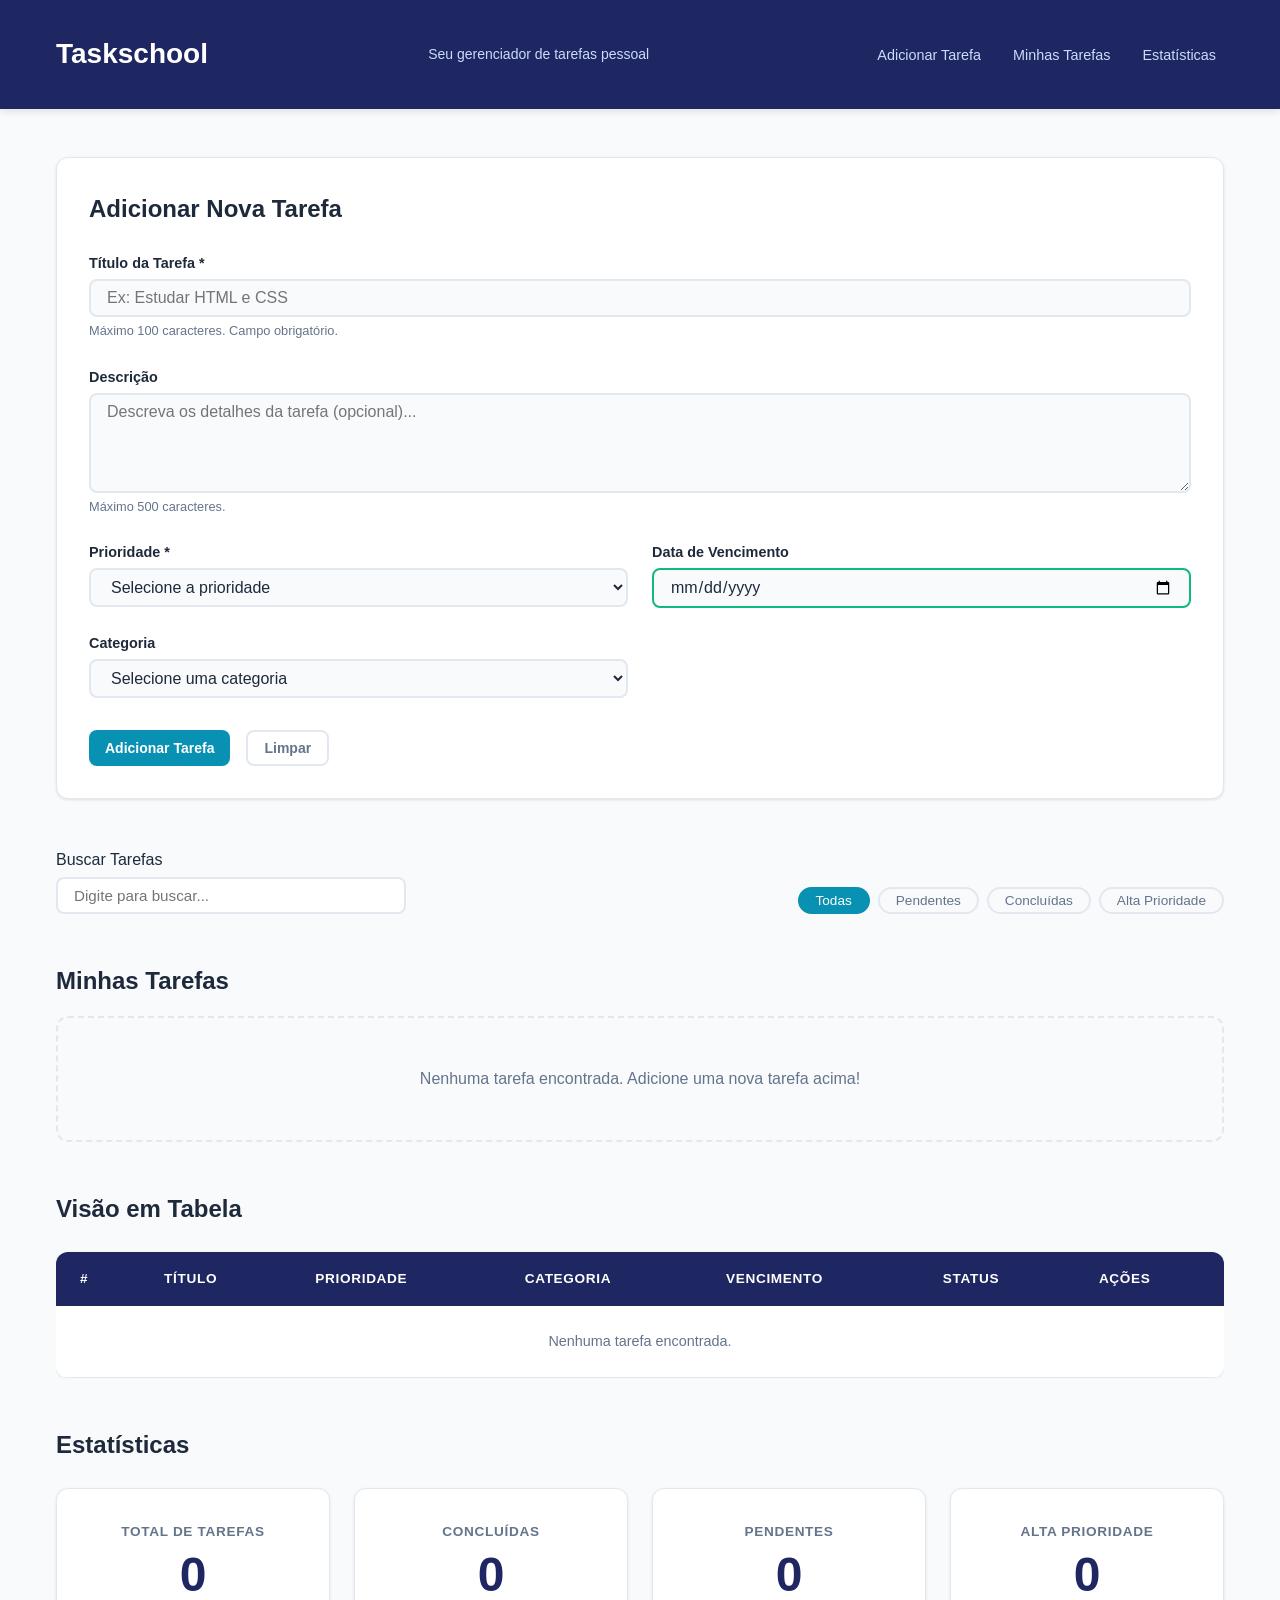
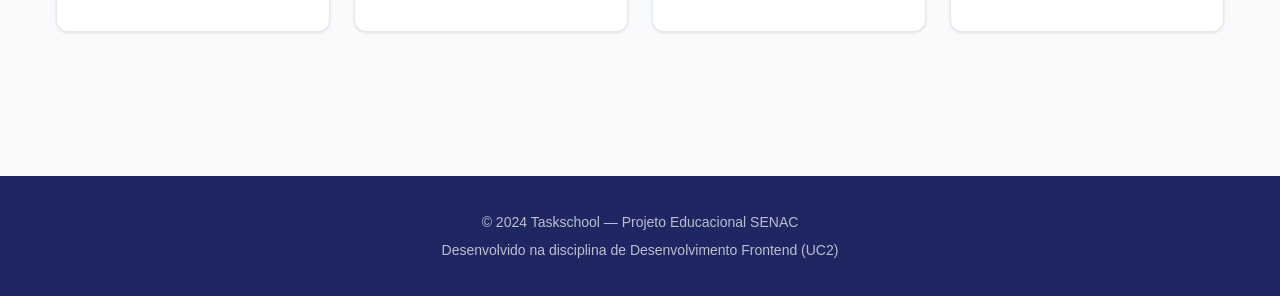
<file: index.html>
<!DOCTYPE html>
<!--
  TASKSCHOOL - Gerenciador de Tarefas
  ====================================
  Branch 1 - Apenas HTML

  Conceitos demonstrados nesta branch:
  - Estrutura básica de um documento HTML5
  - Tags semânticas: header, main, section, article, footer
  - Formulários: form, input, textarea, select, button, label
  - Tabelas: table, thead, tbody, tr, th, td
  - Hierarquia de headings: h1, h2, h3
  - Atributos de acessibilidade: for, id, required, placeholder
-->
<html lang="pt-BR">

<head>
    <!-- Codificação de caracteres: garante suporte a acentos e caracteres especiais -->
    <meta charset="UTF-8">

    <!-- Viewport: essencial para responsividade em dispositivos móveis -->
    <meta name="viewport" content="width=device-width, initial-scale=1.0">

    <!-- Descrição para motores de busca (SEO) -->
    <meta name="description" content="Taskschool - Gerencie suas tarefas de forma simples e eficiente">

    <!-- Título da aba/janela do navegador -->
    <title>Taskschool — Gerenciador de Tarefas</title>

    <!-- Arquivo de estilos CSS externo (melhor prática: manter separado do HTML) -->
    <link rel="stylesheet" href="style.css">
</head>

<body>

    <!-- ==================== CABEÇALHO ==================== -->
    <!--
      <header> representa o cabeçalho da página.
      Contém o nome da aplicação e a navegação principal.
    -->
    <header>
        <div class="container">
            <!-- Nome da aplicação -->
            <h1>Taskschool</h1>
            <p>Seu gerenciador de tarefas pessoal</p>

            <!-- Navegação principal -->
            <nav>
                <ul>
                    <li><a href="#nova-tarefa">Adicionar Tarefa</a></li>
                    <li><a href="#lista-tarefas">Minhas Tarefas</a></li>
                    <li><a href="#estatisticas">Estatísticas</a></li>
                </ul>
            </nav>
        </div>
    </header>

    <!-- ==================== CONTEÚDO PRINCIPAL ==================== -->
    <!--
      <main> contém o conteúdo principal da página.
      Deve haver apenas um <main> por página.
    -->
    <main>
        <div class="container">

            <!-- ---- SEÇÃO: ADICIONAR TAREFA ---- -->
            <!--
              <section> agrupa conteúdo temático relacionado.
              O atributo id permite navegação via âncora (#nova-tarefa).
            -->
            <section id="nova-tarefa" class="secao-form">
                <h2>Adicionar Nova Tarefa</h2>

                <!--
                  FORMULÁRIO
                  ===========
                  action: para onde os dados são enviados (backend)
                  method: POST envia dados no corpo da requisição

                  BRANCH 3: o action será tratado pelo JavaScript,
                  substituindo o envio tradicional para o servidor.
                -->
                <form id="tarefa-form" action="#" method="post">

                    <!-- Grupo: Título -->
                    <div class="form-grupo">
                        <!--
                          <label> associado ao input via atributo "for" + "id".
                          Melhora a acessibilidade: clicar no label foca o input.
                        -->
                        <label for="titulo">Título da Tarefa *</label>
                        <input
                            type="text"
                            id="titulo"
                            name="titulo"
                            placeholder="Ex: Estudar HTML e CSS"
                            required
                            maxlength="100"
                        >
                        <!-- Dica de validação para o usuário -->
                        <small class="dica">Máximo 100 caracteres. Campo obrigatório.</small>
                    </div>

                    <!-- Grupo: Descrição -->
                    <div class="form-grupo">
                        <label for="descricao">Descrição</label>
                        <!--
                          <textarea> para textos longos.
                          rows: altura inicial em linhas visíveis.
                        -->
                        <textarea
                            id="descricao"
                            name="descricao"
                            placeholder="Descreva os detalhes da tarefa (opcional)..."
                            rows="4"
                            maxlength="500"
                        ></textarea>
                        <small class="dica">Máximo 500 caracteres.</small>
                    </div>

                    <!-- Grupo: Prioridade -->
                    <div class="form-grupo">
                        <label for="prioridade">Prioridade *</label>
                        <!--
                          <select> cria um menu suspenso (dropdown).
                          <option> define cada item da lista.
                        -->
                        <select id="prioridade" name="prioridade" required>
                            <option value="">Selecione a prioridade</option>
                            <option value="alta">🔴 Alta</option>
                            <option value="media">🟡 Média</option>
                            <option value="baixa">🟢 Baixa</option>
                        </select>
                    </div>

                    <!-- Grupo: Data de Vencimento -->
                    <div class="form-grupo">
                        <label for="vencimento">Data de Vencimento</label>
                        <!--
                          type="date" exibe um seletor de data nativo do navegador.
                        -->
                        <input
                            type="date"
                            id="vencimento"
                            name="vencimento"
                        >
                    </div>

                    <!-- Grupo: Categoria -->
                    <div class="form-grupo">
                        <label for="categoria">Categoria</label>
                        <select id="categoria" name="categoria">
                            <option value="">Selecione uma categoria</option>
                            <option value="estudo">📚 Estudo</option>
                            <option value="trabalho">💼 Trabalho</option>
                            <option value="pessoal">🏠 Pessoal</option>
                            <option value="saude">❤️ Saúde</option>
                        </select>
                    </div>

                    <!-- Botões de ação do formulário -->
                    <div class="form-acoes">
                        <!--
                          type="submit": envia o formulário.
                          type="reset": limpa todos os campos do formulário.
                        -->
                        <button type="submit" class="btn btn-primario">Adicionar Tarefa</button>
                        <button type="reset" class="btn btn-secundario">Limpar</button>
                    </div>

                </form>
            </section>

            <!-- ---- SEÇÃO: FILTROS E BUSCA ---- -->
            <section id="controles" class="secao-controles">
                <div class="busca">
                    <label for="busca">Buscar Tarefas</label>
                    <input
                        type="search"
                        id="busca"
                        name="busca"
                        placeholder="Digite para buscar..."
                    >
                </div>

                <div class="filtros">
                    <!--
                      Botões de filtro: cada um tem um atributo data-filtro
                      usado pelo JavaScript para filtrar as tarefas.
                      Atributos "data-*" são atributos customizados HTML5.
                    -->
                    <button class="btn-filtro ativo" data-filtro="todas">Todas</button>
                    <button class="btn-filtro" data-filtro="pendentes">Pendentes</button>
                    <button class="btn-filtro" data-filtro="concluidas">Concluídas</button>
                    <button class="btn-filtro" data-filtro="alta">Alta Prioridade</button>
                </div>
            </section>

            <!-- ---- SEÇÃO: LISTA DE TAREFAS (CARDS) ---- -->
            <section id="lista-tarefas" class="secao-lista">
                <h2>Minhas Tarefas</h2>

                <!--
                  Esta div recebe os cards de tarefa via JavaScript.
                  O conteúdo abaixo é um exemplo estático para visualização
                  na Branch 1 (sem JavaScript).
                -->
                <!--
                  O JavaScript popula este container dinamicamente.
                  A mensagem "vazia" é exibida enquanto não há tarefas.
                -->
                <div id="cards-tarefas" class="grade-tarefas">
                    <div class="mensagem-vazia">
                        <p>Nenhuma tarefa ainda. Adicione sua primeira tarefa acima!</p>
                    </div>
                </div>
            </section>

            <!-- ---- SEÇÃO: TABELA DE TAREFAS ---- -->
            <!--
              Tabela é ideal para exibir dados estruturados em linhas e colunas.
              Elementos:
              - <table>  : container da tabela
              - <thead>  : cabeçalho da tabela (rótulos das colunas)
              - <tbody>  : corpo com os dados
              - <tr>     : linha da tabela (table row)
              - <th>     : célula de cabeçalho (table header) — negrito por padrão
              - <td>     : célula de dado (table data)
              - colspan  : mescla colunas horizontalmente
            -->
            <section id="tabela-tarefas" class="secao-tabela">
                <h2>Visão em Tabela</h2>

                <table>
                    <thead>
                        <tr>
                            <th scope="col">#</th>
                            <th scope="col">Título</th>
                            <th scope="col">Prioridade</th>
                            <th scope="col">Categoria</th>
                            <th scope="col">Vencimento</th>
                            <th scope="col">Status</th>
                            <th scope="col">Ações</th>
                        </tr>
                    </thead>
                    <!-- O JavaScript popula este tbody dinamicamente -->
                    <tbody id="tbody-tarefas">
                        <tr>
                            <td colspan="7" style="text-align:center; padding: 24px; color: #64748B;">
                                Nenhuma tarefa ainda.
                            </td>
                        </tr>
                    </tbody>
                </table>
            </section>

            <!-- ---- SEÇÃO: ESTATÍSTICAS ---- -->
            <section id="estatisticas" class="secao-stats">
                <h2>Estatísticas</h2>

                <!--
                  <article> dentro de <section> representa
                  cada card de estatística como item independente.
                -->
                <div class="grade-stats">

                    <article class="stat-card">
                        <h3>Total de Tarefas</h3>
                        <!-- Span com id para o JavaScript atualizar o número -->
                        <p class="stat-numero" id="stat-total">0</p>
                    </article>

                    <article class="stat-card">
                        <h3>Concluídas</h3>
                        <p class="stat-numero" id="stat-concluidas">0</p>
                    </article>

                    <article class="stat-card">
                        <h3>Pendentes</h3>
                        <p class="stat-numero" id="stat-pendentes">0</p>
                    </article>

                    <article class="stat-card">
                        <h3>Alta Prioridade</h3>
                        <p class="stat-numero" id="stat-alta">0</p>
                    </article>

                </div>
            </section>

        </div><!-- /.container -->
    </main>

    <!-- ==================== RODAPÉ ==================== -->
    <!--
      <footer> contém informações complementares:
      copyright, links úteis, créditos, etc.
    -->
    <footer>
        <div class="container">
            <p>&copy; 2024 Taskschool &mdash; Projeto Educacional SENAC</p>
            <p>Desenvolvido na disciplina de Desenvolvimento Frontend (UC2)</p>
        </div>
    </footer>

    <!--
      Script JavaScript externo.
      Fica no final do <body> para garantir que o HTML
      já foi carregado antes de o JS tentar manipulá-lo.
    -->
    <script src="app.js"></script>

</body>
</html>
</file>
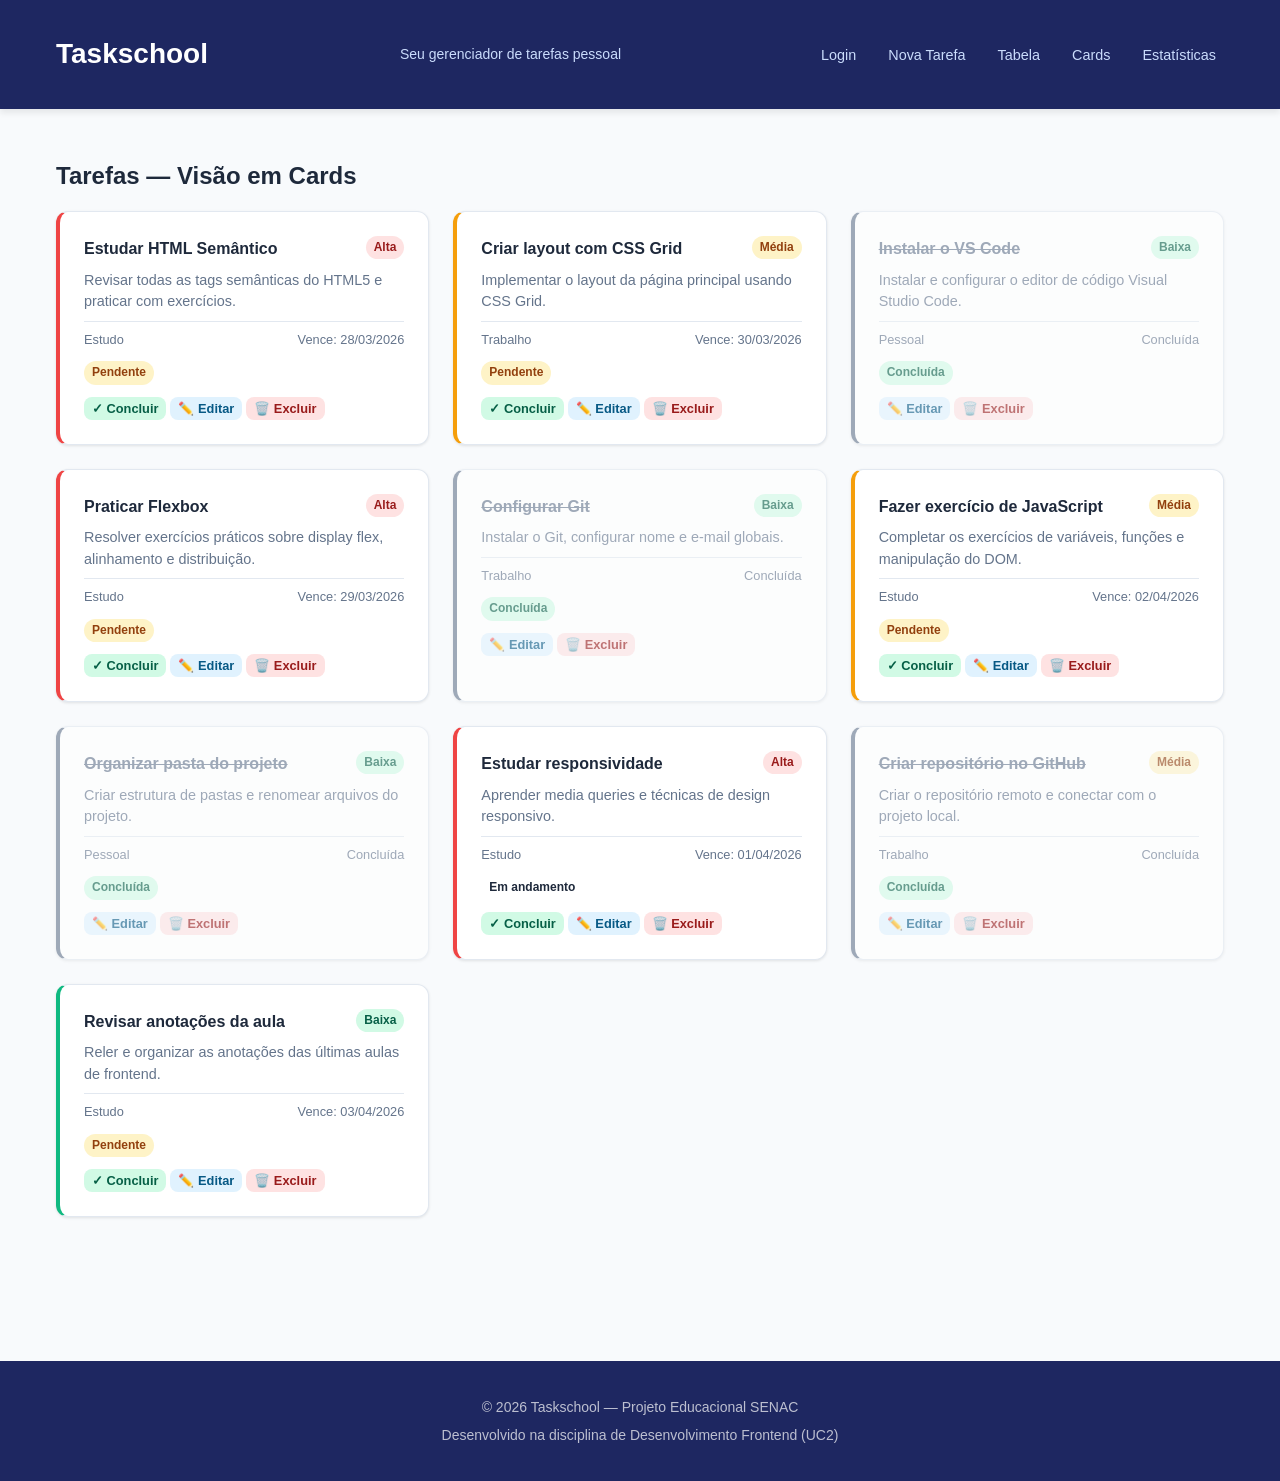
<file: cards.html>
<!DOCTYPE html>
<html lang="pt-BR">
<head>
    <meta charset="UTF-8">
    <meta name="viewport" content="width=device-width, initial-scale=1.0">
    <meta name="description" content="Taskschool - Tarefas em cards">
    <title>Taskschool — Cards</title>
    <link rel="stylesheet" href="style.css">
</head>
<body>
    <header>
        <div class="container">
            <h1>Taskschool</h1>
            <p>Seu gerenciador de tarefas pessoal</p>
            <nav>
                <ul>
                    <li><a href="index.html">Login</a></li>
                    <li><a href="nova-tarefa.html">Nova Tarefa</a></li>
                    <li><a href="tabela.html">Tabela</a></li>
                    <li><a href="cards.html">Cards</a></li>
                    <li><a href="estatisticas.html">Estatísticas</a></li>
                </ul>
            </nav>
        </div>
    </header>

    <main>
        <div class="container">
            <section id="lista-tarefas" class="secao-lista">
                <h2>Tarefas — Visão em Cards</h2>

                <div id="cards-tarefas" class="grade-tarefas">
                    <article class="card-tarefa prioridade-alta">
                        <div class="card-cabecalho">
                            <h3 class="card-titulo">Estudar HTML Semântico</h3>
                            <span class="badge badge-alta">Alta</span>
                        </div>
                        <p class="card-descricao">Revisar todas as tags semânticas do HTML5 e praticar com exercícios.</p>
                        <div class="card-meta">
                            <span class="card-categoria">Estudo</span>
                            <span class="card-data">Vence: 28/03/2026</span>
                        </div>
                        <div class="card-status"><span class="status pendente">Pendente</span></div>
                        <div class="card-acoes">
                            <button class="btn btn-concluir">✓ Concluir</button>
                            <button class="btn btn-editar">✏️ Editar</button>
                            <button class="btn btn-excluir">🗑️ Excluir</button>
                        </div>
                    </article>

                    <article class="card-tarefa prioridade-media">
                        <div class="card-cabecalho">
                            <h3 class="card-titulo">Criar layout com CSS Grid</h3>
                            <span class="badge badge-media">Média</span>
                        </div>
                        <p class="card-descricao">Implementar o layout da página principal usando CSS Grid.</p>
                        <div class="card-meta">
                            <span class="card-categoria">Trabalho</span>
                            <span class="card-data">Vence: 30/03/2026</span>
                        </div>
                        <div class="card-status"><span class="status pendente">Pendente</span></div>
                        <div class="card-acoes">
                            <button class="btn btn-concluir">✓ Concluir</button>
                            <button class="btn btn-editar">✏️ Editar</button>
                            <button class="btn btn-excluir">🗑️ Excluir</button>
                        </div>
                    </article>

                    <article class="card-tarefa prioridade-baixa concluida">
                        <div class="card-cabecalho">
                            <h3 class="card-titulo">Instalar o VS Code</h3>
                            <span class="badge badge-baixa">Baixa</span>
                        </div>
                        <p class="card-descricao">Instalar e configurar o editor de código Visual Studio Code.</p>
                        <div class="card-meta">
                            <span class="card-categoria">Pessoal</span>
                            <span class="card-data">Concluída</span>
                        </div>
                        <div class="card-status"><span class="status concluida">Concluída</span></div>
                        <div class="card-acoes">
                            <button class="btn btn-editar">✏️ Editar</button>
                            <button class="btn btn-excluir">🗑️ Excluir</button>
                        </div>
                    </article>

                    <article class="card-tarefa prioridade-alta">
                        <div class="card-cabecalho">
                            <h3 class="card-titulo">Praticar Flexbox</h3>
                            <span class="badge badge-alta">Alta</span>
                        </div>
                        <p class="card-descricao">Resolver exercícios práticos sobre display flex, alinhamento e distribuição.</p>
                        <div class="card-meta">
                            <span class="card-categoria">Estudo</span>
                            <span class="card-data">Vence: 29/03/2026</span>
                        </div>
                        <div class="card-status"><span class="status pendente">Pendente</span></div>
                        <div class="card-acoes">
                            <button class="btn btn-concluir">✓ Concluir</button>
                            <button class="btn btn-editar">✏️ Editar</button>
                            <button class="btn btn-excluir">🗑️ Excluir</button>
                        </div>
                    </article>

                    <article class="card-tarefa prioridade-baixa concluida">
                        <div class="card-cabecalho">
                            <h3 class="card-titulo">Configurar Git</h3>
                            <span class="badge badge-baixa">Baixa</span>
                        </div>
                        <p class="card-descricao">Instalar o Git, configurar nome e e-mail globais.</p>
                        <div class="card-meta">
                            <span class="card-categoria">Trabalho</span>
                            <span class="card-data">Concluída</span>
                        </div>
                        <div class="card-status"><span class="status concluida">Concluída</span></div>
                        <div class="card-acoes">
                            <button class="btn btn-editar">✏️ Editar</button>
                            <button class="btn btn-excluir">🗑️ Excluir</button>
                        </div>
                    </article>

                    <article class="card-tarefa prioridade-media">
                        <div class="card-cabecalho">
                            <h3 class="card-titulo">Fazer exercício de JavaScript</h3>
                            <span class="badge badge-media">Média</span>
                        </div>
                        <p class="card-descricao">Completar os exercícios de variáveis, funções e manipulação do DOM.</p>
                        <div class="card-meta">
                            <span class="card-categoria">Estudo</span>
                            <span class="card-data">Vence: 02/04/2026</span>
                        </div>
                        <div class="card-status"><span class="status pendente">Pendente</span></div>
                        <div class="card-acoes">
                            <button class="btn btn-concluir">✓ Concluir</button>
                            <button class="btn btn-editar">✏️ Editar</button>
                            <button class="btn btn-excluir">🗑️ Excluir</button>
                        </div>
                    </article>

                    <article class="card-tarefa prioridade-baixa concluida">
                        <div class="card-cabecalho">
                            <h3 class="card-titulo">Organizar pasta do projeto</h3>
                            <span class="badge badge-baixa">Baixa</span>
                        </div>
                        <p class="card-descricao">Criar estrutura de pastas e renomear arquivos do projeto.</p>
                        <div class="card-meta">
                            <span class="card-categoria">Pessoal</span>
                            <span class="card-data">Concluída</span>
                        </div>
                        <div class="card-status"><span class="status concluida">Concluída</span></div>
                        <div class="card-acoes">
                            <button class="btn btn-editar">✏️ Editar</button>
                            <button class="btn btn-excluir">🗑️ Excluir</button>
                        </div>
                    </article>

                    <article class="card-tarefa prioridade-alta">
                        <div class="card-cabecalho">
                            <h3 class="card-titulo">Estudar responsividade</h3>
                            <span class="badge badge-alta">Alta</span>
                        </div>
                        <p class="card-descricao">Aprender media queries e técnicas de design responsivo.</p>
                        <div class="card-meta">
                            <span class="card-categoria">Estudo</span>
                            <span class="card-data">Vence: 01/04/2026</span>
                        </div>
                        <div class="card-status"><span class="status em-andamento">Em andamento</span></div>
                        <div class="card-acoes">
                            <button class="btn btn-concluir">✓ Concluir</button>
                            <button class="btn btn-editar">✏️ Editar</button>
                            <button class="btn btn-excluir">🗑️ Excluir</button>
                        </div>
                    </article>

                    <article class="card-tarefa prioridade-media concluida">
                        <div class="card-cabecalho">
                            <h3 class="card-titulo">Criar repositório no GitHub</h3>
                            <span class="badge badge-media">Média</span>
                        </div>
                        <p class="card-descricao">Criar o repositório remoto e conectar com o projeto local.</p>
                        <div class="card-meta">
                            <span class="card-categoria">Trabalho</span>
                            <span class="card-data">Concluída</span>
                        </div>
                        <div class="card-status"><span class="status concluida">Concluída</span></div>
                        <div class="card-acoes">
                            <button class="btn btn-editar">✏️ Editar</button>
                            <button class="btn btn-excluir">🗑️ Excluir</button>
                        </div>
                    </article>

                    <article class="card-tarefa prioridade-baixa">
                        <div class="card-cabecalho">
                            <h3 class="card-titulo">Revisar anotações da aula</h3>
                            <span class="badge badge-baixa">Baixa</span>
                        </div>
                        <p class="card-descricao">Reler e organizar as anotações das últimas aulas de frontend.</p>
                        <div class="card-meta">
                            <span class="card-categoria">Estudo</span>
                            <span class="card-data">Vence: 03/04/2026</span>
                        </div>
                        <div class="card-status"><span class="status pendente">Pendente</span></div>
                        <div class="card-acoes">
                            <button class="btn btn-concluir">✓ Concluir</button>
                            <button class="btn btn-editar">✏️ Editar</button>
                            <button class="btn btn-excluir">🗑️ Excluir</button>
                        </div>
                    </article>
                </div>
            </section>
        </div>
    </main>

    <footer>
        <div class="container">
            <p>&copy; 2026 Taskschool &mdash; Projeto Educacional SENAC</p>
            <p>Desenvolvido na disciplina de Desenvolvimento Frontend (UC2)</p>
        </div>
    </footer>
</body>
</html>
</file>
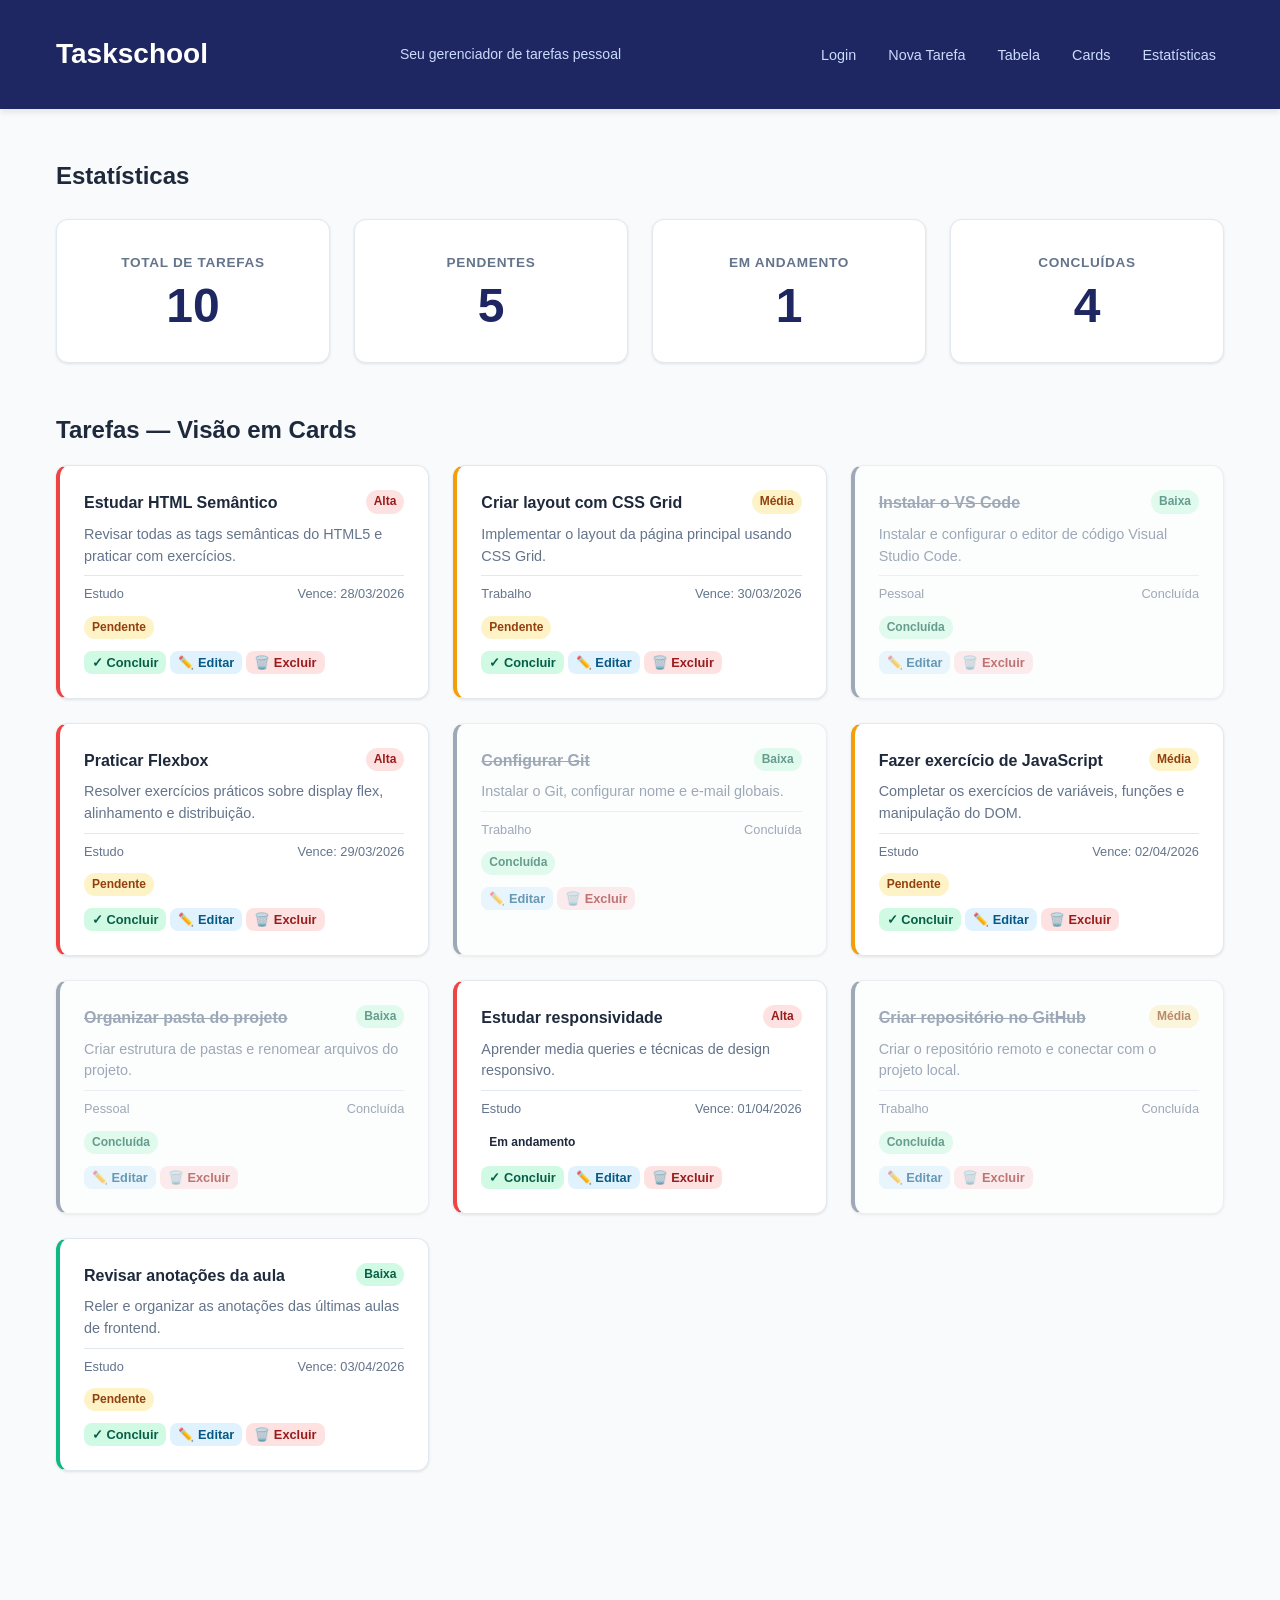
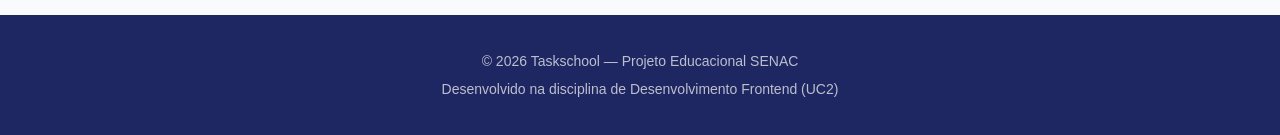
<file: estatisticas.html>
<!DOCTYPE html>
<html lang="pt-BR">
<head>
    <meta charset="UTF-8">
    <meta name="viewport" content="width=device-width, initial-scale=1.0">
    <meta name="description" content="Taskschool - Estatísticas e cards das tarefas">
    <title>Taskschool — Estatísticas</title>
    <link rel="stylesheet" href="style.css">
</head>
<body>
    <header>
        <div class="container">
            <h1>Taskschool</h1>
            <p>Seu gerenciador de tarefas pessoal</p>
            <nav>
                <ul>
                    <li><a href="index.html">Login</a></li>
                    <li><a href="nova-tarefa.html">Nova Tarefa</a></li>
                    <li><a href="tabela.html">Tabela</a></li>
                    <li><a href="cards.html">Cards</a></li>
                    <li><a href="estatisticas.html">Estatísticas</a></li>
                </ul>
            </nav>
        </div>
    </header>

    <main>
        <div class="container">
            <section id="estatisticas" class="secao-stats">
                <h2>Estatísticas</h2>

                <div class="grade-stats">
                    <article class="stat-card">
                        <h3>Total de Tarefas</h3>
                        <p class="stat-numero" id="stat-total">10</p>
                    </article>

                    <article class="stat-card">
                        <h3>Pendentes</h3>
                        <p class="stat-numero" id="stat-pendentes">5</p>
                    </article>

                    <article class="stat-card">
                        <h3>Em Andamento</h3>
                        <p class="stat-numero" id="stat-andamento">1</p>
                    </article>

                    <article class="stat-card">
                        <h3>Concluídas</h3>
                        <p class="stat-numero" id="stat-concluidas">4</p>
                    </article>
                </div>
            </section>

            <section id="lista-tarefas" class="secao-lista">
                <h2>Tarefas — Visão em Cards</h2>

                <div id="cards-tarefas" class="grade-tarefas">
                    <article class="card-tarefa prioridade-alta">
                        <div class="card-cabecalho">
                            <h3 class="card-titulo">Estudar HTML Semântico</h3>
                            <span class="badge badge-alta">Alta</span>
                        </div>
                        <p class="card-descricao">Revisar todas as tags semânticas do HTML5 e praticar com exercícios.</p>
                        <div class="card-meta">
                            <span class="card-categoria">Estudo</span>
                            <span class="card-data">Vence: 28/03/2026</span>
                        </div>
                        <div class="card-status"><span class="status pendente">Pendente</span></div>
                        <div class="card-acoes">
                            <button class="btn btn-concluir">✓ Concluir</button>
                            <button class="btn btn-editar">✏️ Editar</button>
                            <button class="btn btn-excluir">🗑️ Excluir</button>
                        </div>
                    </article>

                    <article class="card-tarefa prioridade-media">
                        <div class="card-cabecalho">
                            <h3 class="card-titulo">Criar layout com CSS Grid</h3>
                            <span class="badge badge-media">Média</span>
                        </div>
                        <p class="card-descricao">Implementar o layout da página principal usando CSS Grid.</p>
                        <div class="card-meta">
                            <span class="card-categoria">Trabalho</span>
                            <span class="card-data">Vence: 30/03/2026</span>
                        </div>
                        <div class="card-status"><span class="status pendente">Pendente</span></div>
                        <div class="card-acoes">
                            <button class="btn btn-concluir">✓ Concluir</button>
                            <button class="btn btn-editar">✏️ Editar</button>
                            <button class="btn btn-excluir">🗑️ Excluir</button>
                        </div>
                    </article>

                    <article class="card-tarefa prioridade-baixa concluida">
                        <div class="card-cabecalho">
                            <h3 class="card-titulo">Instalar o VS Code</h3>
                            <span class="badge badge-baixa">Baixa</span>
                        </div>
                        <p class="card-descricao">Instalar e configurar o editor de código Visual Studio Code.</p>
                        <div class="card-meta">
                            <span class="card-categoria">Pessoal</span>
                            <span class="card-data">Concluída</span>
                        </div>
                        <div class="card-status"><span class="status concluida">Concluída</span></div>
                        <div class="card-acoes">
                            <button class="btn btn-editar">✏️ Editar</button>
                            <button class="btn btn-excluir">🗑️ Excluir</button>
                        </div>
                    </article>

                    <article class="card-tarefa prioridade-alta">
                        <div class="card-cabecalho">
                            <h3 class="card-titulo">Praticar Flexbox</h3>
                            <span class="badge badge-alta">Alta</span>
                        </div>
                        <p class="card-descricao">Resolver exercícios práticos sobre display flex, alinhamento e distribuição.</p>
                        <div class="card-meta">
                            <span class="card-categoria">Estudo</span>
                            <span class="card-data">Vence: 29/03/2026</span>
                        </div>
                        <div class="card-status"><span class="status pendente">Pendente</span></div>
                        <div class="card-acoes">
                            <button class="btn btn-concluir">✓ Concluir</button>
                            <button class="btn btn-editar">✏️ Editar</button>
                            <button class="btn btn-excluir">🗑️ Excluir</button>
                        </div>
                    </article>

                    <article class="card-tarefa prioridade-baixa concluida">
                        <div class="card-cabecalho">
                            <h3 class="card-titulo">Configurar Git</h3>
                            <span class="badge badge-baixa">Baixa</span>
                        </div>
                        <p class="card-descricao">Instalar o Git, configurar nome e e-mail globais.</p>
                        <div class="card-meta">
                            <span class="card-categoria">Trabalho</span>
                            <span class="card-data">Concluída</span>
                        </div>
                        <div class="card-status"><span class="status concluida">Concluída</span></div>
                        <div class="card-acoes">
                            <button class="btn btn-editar">✏️ Editar</button>
                            <button class="btn btn-excluir">🗑️ Excluir</button>
                        </div>
                    </article>

                    <article class="card-tarefa prioridade-media">
                        <div class="card-cabecalho">
                            <h3 class="card-titulo">Fazer exercício de JavaScript</h3>
                            <span class="badge badge-media">Média</span>
                        </div>
                        <p class="card-descricao">Completar os exercícios de variáveis, funções e manipulação do DOM.</p>
                        <div class="card-meta">
                            <span class="card-categoria">Estudo</span>
                            <span class="card-data">Vence: 02/04/2026</span>
                        </div>
                        <div class="card-status"><span class="status pendente">Pendente</span></div>
                        <div class="card-acoes">
                            <button class="btn btn-concluir">✓ Concluir</button>
                            <button class="btn btn-editar">✏️ Editar</button>
                            <button class="btn btn-excluir">🗑️ Excluir</button>
                        </div>
                    </article>

                    <article class="card-tarefa prioridade-baixa concluida">
                        <div class="card-cabecalho">
                            <h3 class="card-titulo">Organizar pasta do projeto</h3>
                            <span class="badge badge-baixa">Baixa</span>
                        </div>
                        <p class="card-descricao">Criar estrutura de pastas e renomear arquivos do projeto.</p>
                        <div class="card-meta">
                            <span class="card-categoria">Pessoal</span>
                            <span class="card-data">Concluída</span>
                        </div>
                        <div class="card-status"><span class="status concluida">Concluída</span></div>
                        <div class="card-acoes">
                            <button class="btn btn-editar">✏️ Editar</button>
                            <button class="btn btn-excluir">🗑️ Excluir</button>
                        </div>
                    </article>

                    <article class="card-tarefa prioridade-alta">
                        <div class="card-cabecalho">
                            <h3 class="card-titulo">Estudar responsividade</h3>
                            <span class="badge badge-alta">Alta</span>
                        </div>
                        <p class="card-descricao">Aprender media queries e técnicas de design responsivo.</p>
                        <div class="card-meta">
                            <span class="card-categoria">Estudo</span>
                            <span class="card-data">Vence: 01/04/2026</span>
                        </div>
                        <div class="card-status"><span class="status em-andamento">Em andamento</span></div>
                        <div class="card-acoes">
                            <button class="btn btn-concluir">✓ Concluir</button>
                            <button class="btn btn-editar">✏️ Editar</button>
                            <button class="btn btn-excluir">🗑️ Excluir</button>
                        </div>
                    </article>

                    <article class="card-tarefa prioridade-media concluida">
                        <div class="card-cabecalho">
                            <h3 class="card-titulo">Criar repositório no GitHub</h3>
                            <span class="badge badge-media">Média</span>
                        </div>
                        <p class="card-descricao">Criar o repositório remoto e conectar com o projeto local.</p>
                        <div class="card-meta">
                            <span class="card-categoria">Trabalho</span>
                            <span class="card-data">Concluída</span>
                        </div>
                        <div class="card-status"><span class="status concluida">Concluída</span></div>
                        <div class="card-acoes">
                            <button class="btn btn-editar">✏️ Editar</button>
                            <button class="btn btn-excluir">🗑️ Excluir</button>
                        </div>
                    </article>

                    <article class="card-tarefa prioridade-baixa">
                        <div class="card-cabecalho">
                            <h3 class="card-titulo">Revisar anotações da aula</h3>
                            <span class="badge badge-baixa">Baixa</span>
                        </div>
                        <p class="card-descricao">Reler e organizar as anotações das últimas aulas de frontend.</p>
                        <div class="card-meta">
                            <span class="card-categoria">Estudo</span>
                            <span class="card-data">Vence: 03/04/2026</span>
                        </div>
                        <div class="card-status"><span class="status pendente">Pendente</span></div>
                        <div class="card-acoes">
                            <button class="btn btn-concluir">✓ Concluir</button>
                            <button class="btn btn-editar">✏️ Editar</button>
                            <button class="btn btn-excluir">🗑️ Excluir</button>
                        </div>
                    </article>
                </div>
            </section>
        </div>
    </main>

    <footer>
        <div class="container">
            <p>&copy; 2026 Taskschool &mdash; Projeto Educacional SENAC</p>
            <p>Desenvolvido na disciplina de Desenvolvimento Frontend (UC2)</p>
        </div>
    </footer>
</body>
</html>
</file>
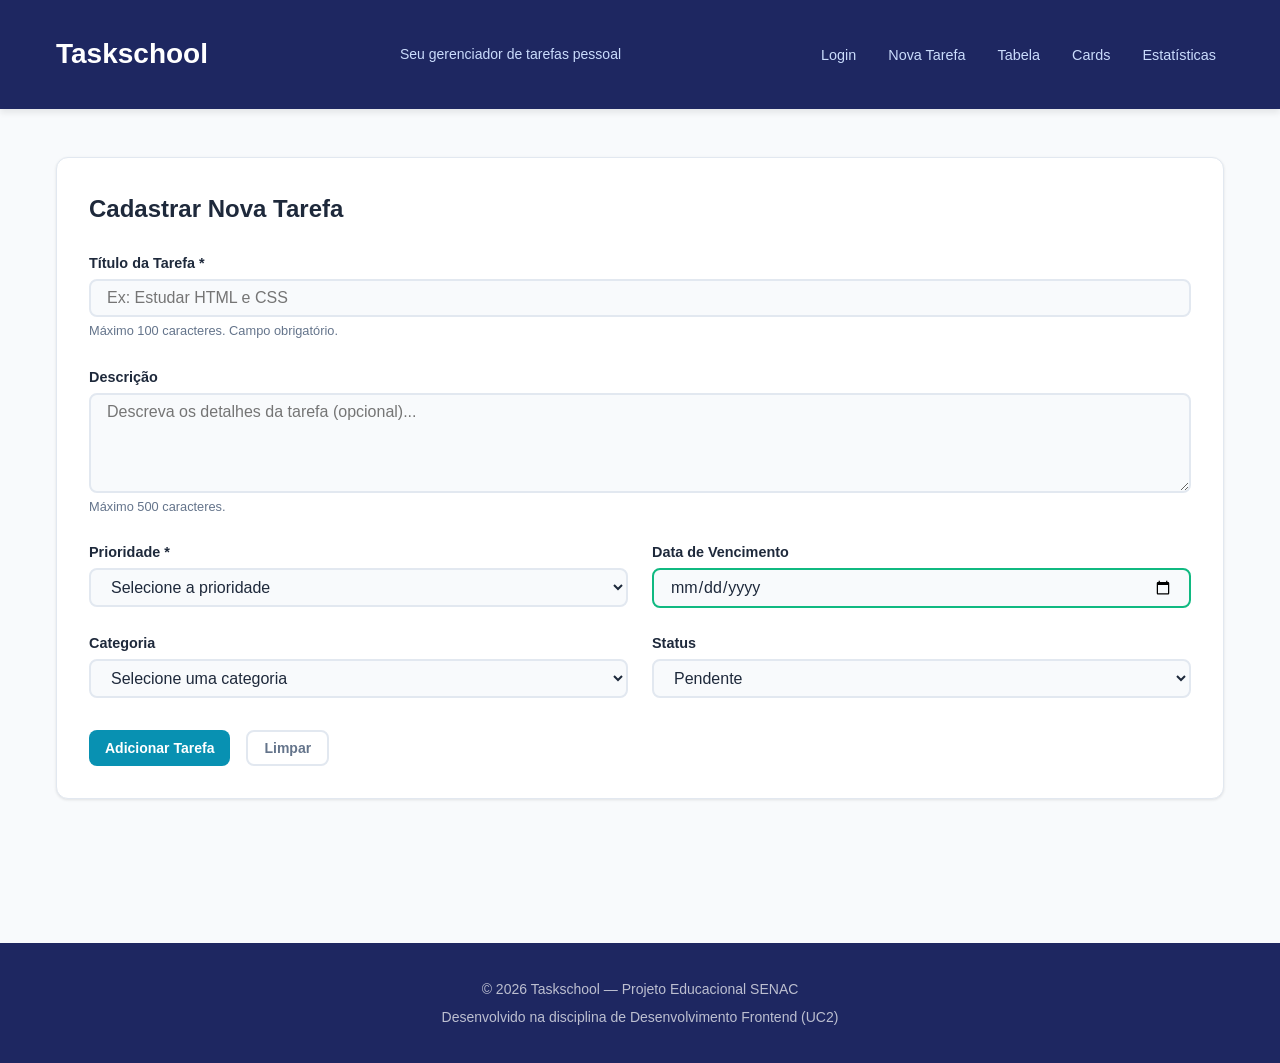
<file: nova-tarefa.html>
<!DOCTYPE html>
<html lang="pt-BR">
<head>
    <meta charset="UTF-8">
    <meta name="viewport" content="width=device-width, initial-scale=1.0">
    <meta name="description" content="Taskschool - Cadastro de nova tarefa">
    <title>Taskschool — Nova Tarefa</title>
    <link rel="stylesheet" href="style.css">
</head>
<body>
    <header>
        <div class="container">
            <h1>Taskschool</h1>
            <p>Seu gerenciador de tarefas pessoal</p>
            <nav>
                <ul>
                    <li><a href="index.html">Login</a></li>
                    <li><a href="nova-tarefa.html">Nova Tarefa</a></li>
                    <li><a href="tabela.html">Tabela</a></li>
                    <li><a href="cards.html">Cards</a></li>
                    <li><a href="estatisticas.html">Estatísticas</a></li>
                </ul>
            </nav>
        </div>
    </header>

    <main>
        <div class="container">
            <section id="nova-tarefa" class="secao-form">
                <h2>Cadastrar Nova Tarefa</h2>

                <form id="tarefa-form" action="#" method="post">
                    <div class="form-grupo">
                        <label for="titulo">Título da Tarefa *</label>
                        <input
                            type="text"
                            id="titulo"
                            name="titulo"
                            placeholder="Ex: Estudar HTML e CSS"
                            required
                            maxlength="100"
                        >
                        <small class="dica">Máximo 100 caracteres. Campo obrigatório.</small>
                    </div>

                    <div class="form-grupo">
                        <label for="descricao">Descrição</label>
                        <textarea
                            id="descricao"
                            name="descricao"
                            placeholder="Descreva os detalhes da tarefa (opcional)..."
                            rows="4"
                            maxlength="500"
                        ></textarea>
                        <small class="dica">Máximo 500 caracteres.</small>
                    </div>

                    <div class="form-grupo">
                        <label for="prioridade">Prioridade *</label>
                        <select id="prioridade" name="prioridade" required>
                            <option value="">Selecione a prioridade</option>
                            <option value="alta">Alta</option>
                            <option value="media">Média</option>
                            <option value="baixa">Baixa</option>
                        </select>
                    </div>

                    <div class="form-grupo">
                        <label for="vencimento">Data de Vencimento</label>
                        <input type="date" id="vencimento" name="vencimento">
                    </div>

                    <div class="form-grupo">
                        <label for="categoria">Categoria</label>
                        <select id="categoria" name="categoria">
                            <option value="">Selecione uma categoria</option>
                            <option value="estudo">Estudo</option>
                            <option value="trabalho">Trabalho</option>
                            <option value="pessoal">Pessoal</option>
                            <option value="saude">Saúde</option>
                        </select>
                    </div>

                    <div class="form-grupo">
                        <label for="status">Status</label>
                        <select id="status" name="status">
                            <option value="pendente">Pendente</option>
                            <option value="em-andamento">Em andamento</option>
                            <option value="concluida">Concluída</option>
                        </select>
                    </div>

                    <div class="form-acoes">
                        <button type="submit" class="btn btn-primario">Adicionar Tarefa</button>
                        <button type="reset" class="btn btn-secundario">Limpar</button>
                    </div>
                </form>
            </section>
        </div>
    </main>

    <footer>
        <div class="container">
            <p>&copy; 2026 Taskschool &mdash; Projeto Educacional SENAC</p>
            <p>Desenvolvido na disciplina de Desenvolvimento Frontend (UC2)</p>
        </div>
    </footer>
</body>
</html>
</file>
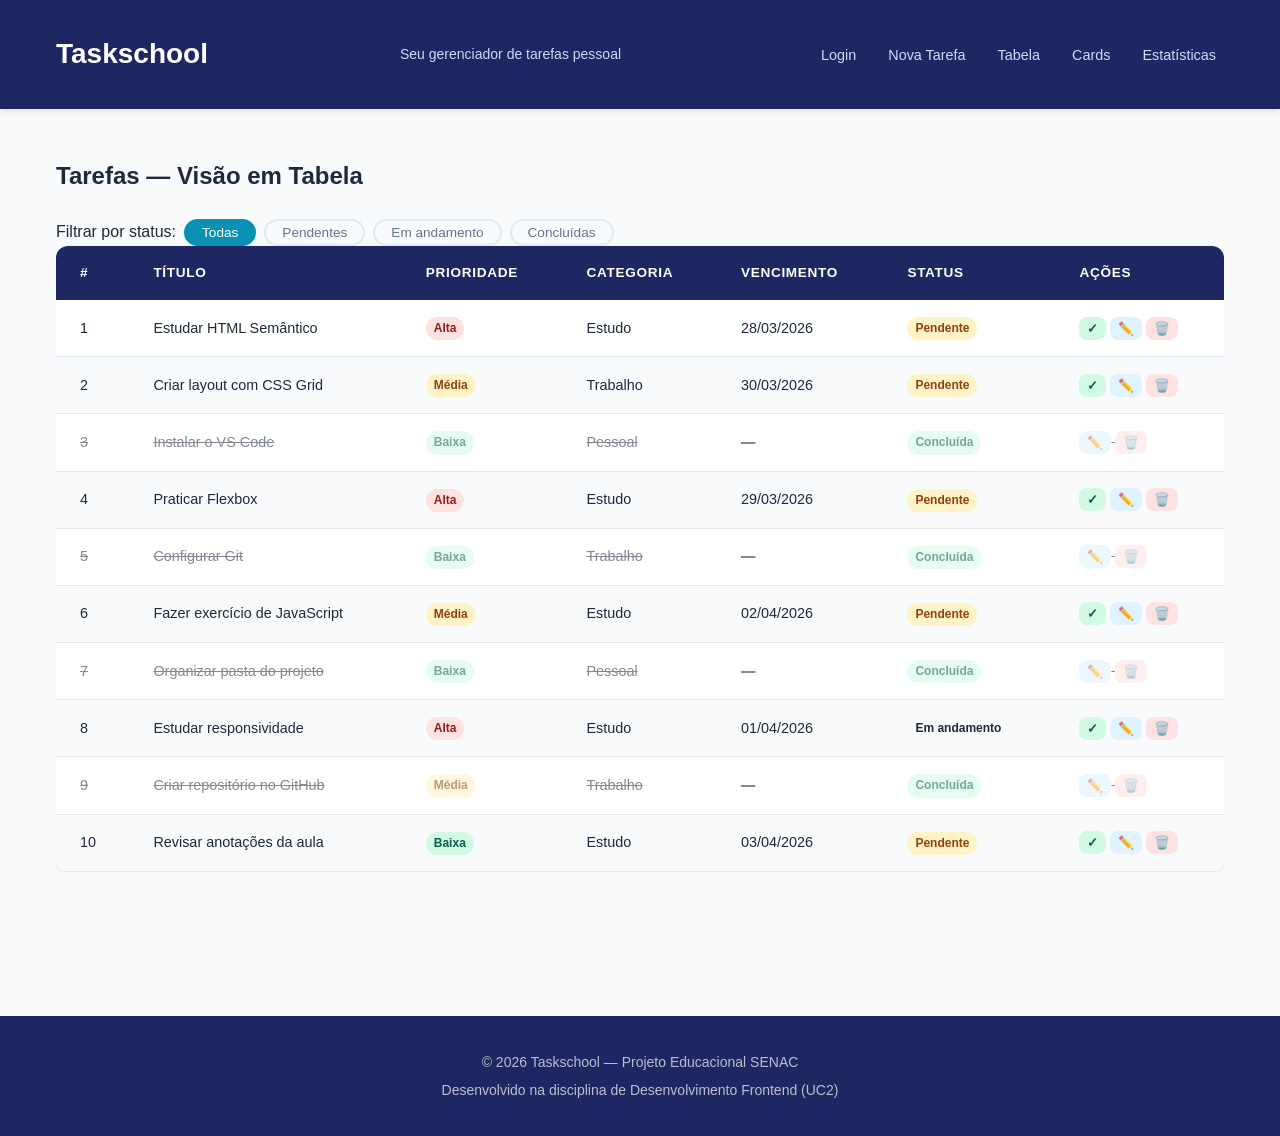
<file: tabela.html>
<!DOCTYPE html>
<html lang="pt-BR">
<head>
    <meta charset="UTF-8">
    <meta name="viewport" content="width=device-width, initial-scale=1.0">
    <meta name="description" content="Taskschool - Tarefas em tabela">
    <title>Taskschool — Tabela</title>
    <link rel="stylesheet" href="style.css">
</head>
<body>
    <header>
        <div class="container">
            <h1>Taskschool</h1>
            <p>Seu gerenciador de tarefas pessoal</p>
            <nav>
                <ul>
                    <li><a href="index.html">Login</a></li>
                    <li><a href="nova-tarefa.html">Nova Tarefa</a></li>
                    <li><a href="tabela.html">Tabela</a></li>
                    <li><a href="cards.html">Cards</a></li>
                    <li><a href="estatisticas.html">Estatísticas</a></li>
                </ul>
            </nav>
        </div>
    </header>

    <main>
        <div class="container">
            <section id="tabela-tarefas" class="secao-tabela">
                <h2>Tarefas — Visão em Tabela</h2>

                <div class="filtros filtros-tabela">
                    <span class="filtro-label">Filtrar por status:</span>
                    <button class="btn-filtro ativo" data-filtro="todas">Todas</button>
                    <button class="btn-filtro" data-filtro="pendente">Pendentes</button>
                    <button class="btn-filtro" data-filtro="em-andamento">Em andamento</button>
                    <button class="btn-filtro" data-filtro="concluida">Concluídas</button>
                </div>

                <table>
                    <thead>
                        <tr>
                            <th scope="col">#</th>
                            <th scope="col">Título</th>
                            <th scope="col">Prioridade</th>
                            <th scope="col">Categoria</th>
                            <th scope="col">Vencimento</th>
                            <th scope="col">Status</th>
                            <th scope="col">Ações</th>
                        </tr>
                    </thead>
                    <tbody id="tbody-tarefas">
                        <tr>
                            <td>1</td>
                            <td>Estudar HTML Semântico</td>
                            <td><span class="badge badge-alta">Alta</span></td>
                            <td>Estudo</td>
                            <td>28/03/2026</td>
                            <td><span class="status pendente">Pendente</span></td>
                            <td>
                                <button class="btn btn-concluir">✓</button>
                                <button class="btn btn-editar">✏️</button>
                                <button class="btn btn-excluir">🗑️</button>
                            </td>
                        </tr>
                        <tr>
                            <td>2</td>
                            <td>Criar layout com CSS Grid</td>
                            <td><span class="badge badge-media">Média</span></td>
                            <td>Trabalho</td>
                            <td>30/03/2026</td>
                            <td><span class="status pendente">Pendente</span></td>
                            <td>
                                <button class="btn btn-concluir">✓</button>
                                <button class="btn btn-editar">✏️</button>
                                <button class="btn btn-excluir">🗑️</button>
                            </td>
                        </tr>
                        <tr class="linha-concluida">
                            <td>3</td>
                            <td>Instalar o VS Code</td>
                            <td><span class="badge badge-baixa">Baixa</span></td>
                            <td>Pessoal</td>
                            <td>—</td>
                            <td><span class="status concluida">Concluída</span></td>
                            <td>
                                <button class="btn btn-editar">✏️</button>
                                <button class="btn btn-excluir">🗑️</button>
                            </td>
                        </tr>
                        <tr>
                            <td>4</td>
                            <td>Praticar Flexbox</td>
                            <td><span class="badge badge-alta">Alta</span></td>
                            <td>Estudo</td>
                            <td>29/03/2026</td>
                            <td><span class="status pendente">Pendente</span></td>
                            <td>
                                <button class="btn btn-concluir">✓</button>
                                <button class="btn btn-editar">✏️</button>
                                <button class="btn btn-excluir">🗑️</button>
                            </td>
                        </tr>
                        <tr class="linha-concluida">
                            <td>5</td>
                            <td>Configurar Git</td>
                            <td><span class="badge badge-baixa">Baixa</span></td>
                            <td>Trabalho</td>
                            <td>—</td>
                            <td><span class="status concluida">Concluída</span></td>
                            <td>
                                <button class="btn btn-editar">✏️</button>
                                <button class="btn btn-excluir">🗑️</button>
                            </td>
                        </tr>
                        <tr>
                            <td>6</td>
                            <td>Fazer exercício de JavaScript</td>
                            <td><span class="badge badge-media">Média</span></td>
                            <td>Estudo</td>
                            <td>02/04/2026</td>
                            <td><span class="status pendente">Pendente</span></td>
                            <td>
                                <button class="btn btn-concluir">✓</button>
                                <button class="btn btn-editar">✏️</button>
                                <button class="btn btn-excluir">🗑️</button>
                            </td>
                        </tr>
                        <tr class="linha-concluida">
                            <td>7</td>
                            <td>Organizar pasta do projeto</td>
                            <td><span class="badge badge-baixa">Baixa</span></td>
                            <td>Pessoal</td>
                            <td>—</td>
                            <td><span class="status concluida">Concluída</span></td>
                            <td>
                                <button class="btn btn-editar">✏️</button>
                                <button class="btn btn-excluir">🗑️</button>
                            </td>
                        </tr>
                        <tr>
                            <td>8</td>
                            <td>Estudar responsividade</td>
                            <td><span class="badge badge-alta">Alta</span></td>
                            <td>Estudo</td>
                            <td>01/04/2026</td>
                            <td><span class="status em-andamento">Em andamento</span></td>
                            <td>
                                <button class="btn btn-concluir">✓</button>
                                <button class="btn btn-editar">✏️</button>
                                <button class="btn btn-excluir">🗑️</button>
                            </td>
                        </tr>
                        <tr class="linha-concluida">
                            <td>9</td>
                            <td>Criar repositório no GitHub</td>
                            <td><span class="badge badge-media">Média</span></td>
                            <td>Trabalho</td>
                            <td>—</td>
                            <td><span class="status concluida">Concluída</span></td>
                            <td>
                                <button class="btn btn-editar">✏️</button>
                                <button class="btn btn-excluir">🗑️</button>
                            </td>
                        </tr>
                        <tr>
                            <td>10</td>
                            <td>Revisar anotações da aula</td>
                            <td><span class="badge badge-baixa">Baixa</span></td>
                            <td>Estudo</td>
                            <td>03/04/2026</td>
                            <td><span class="status pendente">Pendente</span></td>
                            <td>
                                <button class="btn btn-concluir">✓</button>
                                <button class="btn btn-editar">✏️</button>
                                <button class="btn btn-excluir">🗑️</button>
                            </td>
                        </tr>
                    </tbody>
                </table>
            </section>
        </div>
    </main>

    <footer>
        <div class="container">
            <p>&copy; 2026 Taskschool &mdash; Projeto Educacional SENAC</p>
            <p>Desenvolvido na disciplina de Desenvolvimento Frontend (UC2)</p>
        </div>
    </footer>
</body>
</html>
</file>
<file: style.css>
/*
  TASKSCHOOL — Folha de Estilos
  ================================
  Branch 2 — HTML + CSS

  Conceitos demonstrados neste arquivo:
  - Variáveis CSS (Custom Properties)
  - Seletores: tag, classe, ID, pseudo-classes, pseudo-elementos
  - Box Model: margin, padding, border, width, height
  - Flexbox: display flex, justify-content, align-items, gap
  - CSS Grid: grid-template-columns, repeat, auto-fill, minmax
  - Responsividade com Media Queries (Mobile First)
  - Transições e estados (:hover, :focus, :active)
  - Reset e Normalização básica

  Índice:
  1.  Variáveis e Reset
  2.  Tipografia Base
  3.  Layout Geral (container)
  4.  Header
  5.  Navegação
  6.  Formulário
  7.  Controles (filtros e busca)
  8.  Cards de Tarefas
  9.  Tabela
  10. Estatísticas
  11. Footer
  12. Badges e Status
  13. Botões
  14. Utilitários
  15. Responsividade (Media Queries)
*/


/* ================================================
   1. VARIÁVEIS CSS E RESET
   ================================================
   Custom Properties (variáveis) são definidas em :root
   para reutilização em todo o documento.
   Facilita a troca de tema e manutenção do código.
   ================================================ */
:root {
    /* Paleta de cores principal */
    --cor-primaria:    #1E2761;   /* Azul escuro (header, títulos) */
    --cor-secundaria:  #0891B2;   /* Teal (destaques, links, botões) */
    --cor-acento:      #CADCFC;   /* Azul claro (fundos, badges) */

    /* Prioridades */
    --cor-alta:    #EF4444;   /* Vermelho */
    --cor-media:   #F59E0B;   /* Amarelo/Âmbar */
    --cor-baixa:   #10B981;   /* Verde */

    /* Neutras */
    --cor-fundo:      #F8FAFC;   /* Fundo da página */
    --cor-superfície: #FFFFFF;   /* Fundo de cards e seções */
    --cor-borda:      #E2E8F0;   /* Bordas sutis */
    --cor-texto:      #1E293B;   /* Texto principal */
    --cor-texto-muted:#64748B;   /* Texto secundário (cinza) */

    /* Tipografia */
    --fonte-principal: 'Segoe UI', Tahoma, Geneva, Verdana, sans-serif;
    --tamanho-base:    16px;
    --linha-base:      1.6;

    /* Espaçamento (baseado em múltiplos de 8px) */
    --espaco-xs:  4px;
    --espaco-sm:  8px;
    --espaco-md:  16px;
    --espaco-lg:  24px;
    --espaco-xl:  32px;
    --espaco-2xl: 48px;

    /* Bordas */
    --raio-sm:  4px;
    --raio-md:  8px;
    --raio-lg:  12px;
    --raio-xl:  16px;

    /* Sombras */
    --sombra-sm: 0 1px 3px rgba(0, 0, 0, 0.10);
    --sombra-md: 0 4px 6px rgba(0, 0, 0, 0.08);
    --sombra-lg: 0 10px 25px rgba(0, 0, 0, 0.10);

    /* Transições */
    --transicao: 0.2s ease;
}

/*
  Reset básico: remove margens e paddings padrão do navegador.
  box-sizing: border-box faz padding e border não aumentar o tamanho total.
*/
*,
*::before,
*::after {
    margin: 0;
    padding: 0;
    box-sizing: border-box;
}

/* Remove estilo padrão de listas */
ul, ol {
    list-style: none;
}

/* Remove sublinhado de links; herda cor do pai */
a {
    text-decoration: none;
    color: inherit;
}

/* Imagens responsivas por padrão */
img {
    max-width: 100%;
    display: block;
}


/* ================================================
   2. TIPOGRAFIA BASE
   ================================================ */
body {
    font-family: var(--fonte-principal);
    font-size: var(--tamanho-base);
    line-height: var(--linha-base);
    color: var(--cor-texto);
    background-color: var(--cor-fundo);
}

h1 { font-size: 2rem;   font-weight: 700; }
h2 { font-size: 1.5rem; font-weight: 600; margin-bottom: var(--espaco-lg); }
h3 { font-size: 1.1rem; font-weight: 600; }

p  { color: var(--cor-texto-muted); }

small {
    font-size: 0.8rem;
    color: var(--cor-texto-muted);
}


/* ================================================
   3. LAYOUT GERAL — CONTAINER
   ================================================
   .container limita a largura do conteúdo e
   centraliza na página com margin: 0 auto.
   ================================================ */
.container {
    width: 100%;
    max-width: 1200px;    /* Largura máxima no desktop */
    margin: 0 auto;       /* Centraliza horizontalmente */
    padding: 0 var(--espaco-md); /* Padding lateral */
}

/* Cada seção tem espaçamento vertical uniforme */
section {
    margin-bottom: var(--espaco-2xl);
}


/* ================================================
   4. HEADER
   ================================================
   display: flex distribui os filhos em linha.
   justify-content: space-between afasta logo e nav.
   align-items: center alinha verticalmente.
   ================================================ */
header {
    background-color: var(--cor-primaria);
    color: white;
    padding: var(--espaco-lg) 0;
    box-shadow: var(--sombra-md);

    /* Posição fixa no topo ao rolar a página */
    position: sticky;
    top: 0;
    z-index: 100;
}

header .container {
    /* Flexbox: logo à esquerda, nav à direita */
    display: flex;
    flex-direction: row;
    justify-content: space-between;
    align-items: center;
    gap: var(--espaco-md);
}

header h1 {
    color: white;
    font-size: 1.75rem;
}

header p {
    color: var(--cor-acento);
    font-size: 0.875rem;
    /* Em telas pequenas, este parágrafo fica oculto */
    display: none;
}

/* Em telas maiores, exibe o subtítulo */
@media (min-width: 768px) {
    header p { display: block; }
}


/* ================================================
   5. NAVEGAÇÃO
   ================================================ */
nav ul {
    display: flex;            /* Itens em linha */
    flex-direction: row;
    gap: var(--espaco-md);    /* Espaço entre links */
}

nav a {
    color: var(--cor-acento);
    font-size: 0.9rem;
    font-weight: 500;
    padding: var(--espaco-xs) var(--espaco-sm);
    border-radius: var(--raio-sm);
    transition: background-color var(--transicao), color var(--transicao);
}

/* :hover — estado quando o mouse está sobre o elemento */
nav a:hover {
    background-color: rgba(255, 255, 255, 0.15);
    color: white;
}


/* ================================================
   6. FORMULÁRIO
   ================================================ */
.secao-form {
    background-color: var(--cor-superfície);
    border-radius: var(--raio-lg);
    padding: var(--espaco-xl);
    box-shadow: var(--sombra-sm);
    border: 1px solid var(--cor-borda);
}

/* Cada grupo label + input */
.form-grupo {
    margin-bottom: var(--espaco-lg);
    display: flex;
    flex-direction: column; /* Label acima do input */
    gap: var(--espaco-xs);
}

/* Label: rótulo do campo */
.form-grupo label {
    font-weight: 600;
    font-size: 0.9rem;
    color: var(--cor-texto);
}

/* Estilo unificado para input, textarea e select */
.form-grupo input,
.form-grupo textarea,
.form-grupo select {
    width: 100%;
    padding: var(--espaco-sm) var(--espaco-md);
    border: 2px solid var(--cor-borda);
    border-radius: var(--raio-md);
    font-family: var(--fonte-principal);
    font-size: 1rem;
    color: var(--cor-texto);
    background-color: var(--cor-fundo);
    transition: border-color var(--transicao), box-shadow var(--transicao);
}

/* :focus — estado quando o campo está ativo (com foco) */
.form-grupo input:focus,
.form-grupo textarea:focus,
.form-grupo select:focus {
    outline: none;                   /* Remove o outline padrão do navegador */
    border-color: var(--cor-secundaria);
    box-shadow: 0 0 0 3px rgba(8, 145, 178, 0.15); /* Anel de foco visível */
}

/* :valid — campo preenchido corretamente */
.form-grupo input:valid:not(:placeholder-shown) {
    border-color: var(--cor-baixa);
}

/* :invalid — campo com erro */
.form-grupo input:invalid:not(:placeholder-shown) {
    border-color: var(--cor-alta);
}

textarea {
    resize: vertical; /* Permite redimensionar apenas verticalmente */
    min-height: 100px;
}

/* Texto de dica abaixo do campo */
.dica {
    color: var(--cor-texto-muted);
}

/* Área de botões do formulário */
.form-acoes {
    display: flex;
    gap: var(--espaco-md);
    flex-wrap: wrap;  /* Quebra linha em telas pequenas */
    margin-top: var(--espaco-sm);
}


/* ================================================
   7. CONTROLES — FILTROS E BUSCA
   ================================================ */
.secao-controles {
    display: flex;
    flex-direction: column;
    gap: var(--espaco-md);
}

@media (min-width: 640px) {
    .secao-controles {
        flex-direction: row;       /* Busca e filtros lado a lado */
        align-items: flex-end;
        justify-content: space-between;
    }
}

/* Campo de busca */
.busca {
    display: flex;
    flex-direction: column;
    gap: var(--espaco-xs);
    flex: 1;              /* Ocupa o espaço disponível */
    max-width: 350px;
}

.busca input {
    padding: var(--espaco-sm) var(--espaco-md);
    border: 2px solid var(--cor-borda);
    border-radius: var(--raio-md);
    font-size: 0.95rem;
    width: 100%;
    transition: border-color var(--transicao);
}

.busca input:focus {
    outline: none;
    border-color: var(--cor-secundaria);
}

/* Grupo de botões de filtro */
.filtros {
    display: flex;
    gap: var(--espaco-sm);
    flex-wrap: wrap;
}

.btn-filtro {
    padding: var(--espaco-xs) var(--espaco-md);
    border: 2px solid var(--cor-borda);
    border-radius: var(--raio-xl);   /* Bordas bem arredondadas (pill) */
    background-color: transparent;
    color: var(--cor-texto-muted);
    font-size: 0.85rem;
    font-weight: 500;
    cursor: pointer;
    transition: all var(--transicao);
}

.btn-filtro:hover {
    border-color: var(--cor-secundaria);
    color: var(--cor-secundaria);
}

/* .ativo é adicionado pelo JavaScript ao filtro selecionado */
.btn-filtro.ativo {
    background-color: var(--cor-secundaria);
    border-color: var(--cor-secundaria);
    color: white;
}


/* ================================================
   8. CARDS DE TAREFAS — CSS GRID
   ================================================
   grid-template-columns com auto-fill e minmax cria
   um grid responsivo que se adapta ao espaço disponível.
   ================================================ */
.secao-lista h2 {
    margin-bottom: var(--espaco-md);
}

/* Grid de cards: ajusta automaticamente o número de colunas */
.grade-tarefas {
    display: grid;
    grid-template-columns: repeat(auto-fill, minmax(280px, 1fr));
    gap: var(--espaco-lg);
}

/* Card individual de tarefa */
.card-tarefa {
    background-color: var(--cor-superfície);
    border-radius: var(--raio-lg);
    padding: var(--espaco-lg);
    box-shadow: var(--sombra-sm);
    border: 1px solid var(--cor-borda);
    border-left: 4px solid transparent; /* Borda lateral colorida por prioridade */
    display: flex;
    flex-direction: column;
    gap: var(--espaco-sm);
    transition: box-shadow var(--transicao), transform var(--transicao);
}

/* Efeito hover: eleva o card visualmente */
.card-tarefa:hover {
    box-shadow: var(--sombra-lg);
    transform: translateY(-2px);
}

/* Bordas coloridas por prioridade */
.card-tarefa.prioridade-alta  { border-left-color: var(--cor-alta); }
.card-tarefa.prioridade-media { border-left-color: var(--cor-media); }
.card-tarefa.prioridade-baixa { border-left-color: var(--cor-baixa); }

/* Card concluído: aparência atenuada */
.card-tarefa.concluida {
    opacity: 0.6;
    border-left-color: var(--cor-texto-muted);
}

.card-tarefa.concluida .card-titulo {
    text-decoration: line-through;
    color: var(--cor-texto-muted);
}

/* Cabeçalho do card: título + badge */
.card-cabecalho {
    display: flex;
    justify-content: space-between;
    align-items: flex-start;
    gap: var(--espaco-sm);
}

.card-titulo {
    font-size: 1rem;
    font-weight: 600;
    color: var(--cor-texto);
    flex: 1;    /* Ocupa espaço restante, badge não cresce */
}

.card-descricao {
    font-size: 0.9rem;
    color: var(--cor-texto-muted);
    line-height: 1.5;
}

/* Metadados: categoria e data */
.card-meta {
    display: flex;
    justify-content: space-between;
    align-items: center;
    font-size: 0.8rem;
    color: var(--cor-texto-muted);
    padding-top: var(--espaco-sm);
    border-top: 1px solid var(--cor-borda);
}

/* Botões de ação do card */
.card-acoes {
    display: flex;
    gap: var(--espaco-xs);
    flex-wrap: wrap;
    margin-top: var(--espaco-xs);
}

/* Mensagem exibida quando não há tarefas */
.mensagem-vazia {
    grid-column: 1 / -1;     /* Ocupa toda a largura do grid */
    text-align: center;
    padding: var(--espaco-2xl);
    color: var(--cor-texto-muted);
    border: 2px dashed var(--cor-borda);
    border-radius: var(--raio-lg);
}


/* ================================================
   9. TABELA DE TAREFAS
   ================================================ */
.secao-tabela {
    overflow-x: auto;   /* Scroll horizontal em telas pequenas */
}

table {
    width: 100%;
    border-collapse: collapse;  /* Remove espaço duplo entre bordas */
    background-color: var(--cor-superfície);
    border-radius: var(--raio-lg);
    overflow: hidden;
    box-shadow: var(--sombra-sm);
    font-size: 0.9rem;
}

/* Cabeçalho da tabela */
thead {
    background-color: var(--cor-primaria);
    color: white;
}

thead th {
    padding: var(--espaco-md) var(--espaco-lg);
    text-align: left;
    font-weight: 600;
    font-size: 0.85rem;
    letter-spacing: 0.05em;
    text-transform: uppercase;
}

/* Células de dado */
tbody td {
    padding: var(--espaco-md) var(--espaco-lg);
    border-bottom: 1px solid var(--cor-borda);
    vertical-align: middle;
}

/* Zebra: linhas alternadas com cor levemente diferente */
tbody tr:nth-child(even) {
    background-color: #F8FAFC;
}

/* Hover na linha */
tbody tr:hover {
    background-color: var(--cor-acento);
    transition: background-color var(--transicao);
}

/* Linha de tarefa concluída */
tbody tr.linha-concluida td {
    opacity: 0.55;
    text-decoration: line-through;
}

/* Botões dentro da tabela: menores e compactos */
tbody .btn {
    padding: var(--espaco-xs) var(--espaco-sm);
    font-size: 0.8rem;
}


/* ================================================
   10. ESTATÍSTICAS
   ================================================ */
.grade-stats {
    display: grid;
    /* 4 colunas iguais; cada uma com mínimo de 150px */
    grid-template-columns: repeat(auto-fit, minmax(150px, 1fr));
    gap: var(--espaco-lg);
}

.stat-card {
    background-color: var(--cor-superfície);
    border-radius: var(--raio-lg);
    padding: var(--espaco-xl);
    text-align: center;
    box-shadow: var(--sombra-sm);
    border: 1px solid var(--cor-borda);
    transition: transform var(--transicao), box-shadow var(--transicao);
}

.stat-card:hover {
    transform: translateY(-3px);
    box-shadow: var(--sombra-md);
}

.stat-card h3 {
    font-size: 0.85rem;
    color: var(--cor-texto-muted);
    text-transform: uppercase;
    letter-spacing: 0.05em;
    margin-bottom: var(--espaco-sm);
}

/* Número grande em destaque */
.stat-numero {
    font-size: 3rem;
    font-weight: 700;
    color: var(--cor-primaria);
    line-height: 1;
}


/* ================================================
   11. FOOTER
   ================================================ */
footer {
    background-color: var(--cor-primaria);
    color: rgba(255, 255, 255, 0.7);
    text-align: center;
    padding: var(--espaco-xl) 0;
    margin-top: var(--espaco-2xl);
}

footer p {
    color: rgba(255, 255, 255, 0.7);
    font-size: 0.875rem;
    line-height: 2;
}


/* ================================================
   12. BADGES — INDICADORES DE PRIORIDADE / STATUS
   ================================================
   Badges são pequenas etiquetas coloridas para
   indicar estado ou categoria de um item.
   ================================================ */
.badge {
    display: inline-block;
    padding: 2px var(--espaco-sm);
    border-radius: var(--raio-xl);
    font-size: 0.75rem;
    font-weight: 600;
    white-space: nowrap;  /* Não quebra em duas linhas */
}

.badge-alta  { background-color: #FEE2E2; color: #991B1B; }
.badge-media { background-color: #FEF3C7; color: #92400E; }
.badge-baixa { background-color: #D1FAE5; color: #065F46; }

/* Status das tarefas */
.status {
    display: inline-block;
    padding: 2px var(--espaco-sm);
    border-radius: var(--raio-xl);
    font-size: 0.75rem;
    font-weight: 600;
}

.status.pendente  { background-color: #FEF3C7; color: #92400E; }
.status.concluida { background-color: #D1FAE5; color: #065F46; }


/* ================================================
   13. BOTÕES
   ================================================ */
.btn {
    display: inline-flex;
    align-items: center;
    gap: var(--espaco-xs);
    padding: var(--espaco-sm) var(--espaco-md);
    border: none;
    border-radius: var(--raio-md);
    font-family: var(--fonte-principal);
    font-size: 0.875rem;
    font-weight: 600;
    cursor: pointer;
    transition: all var(--transicao);
    white-space: nowrap;
}

/* Botão primário: ação principal */
.btn-primario {
    background-color: var(--cor-secundaria);
    color: white;
}

.btn-primario:hover {
    background-color: #0E7490;  /* Tom mais escuro ao passar o mouse */
    transform: translateY(-1px);
    box-shadow: var(--sombra-md);
}

/* Botão secundário: ação alternativa */
.btn-secundario {
    background-color: transparent;
    color: var(--cor-texto-muted);
    border: 2px solid var(--cor-borda);
}

.btn-secundario:hover {
    border-color: var(--cor-texto-muted);
    color: var(--cor-texto);
}

/* Botões de ação dos cards */
.btn-concluir {
    background-color: #D1FAE5;
    color: #065F46;
    font-size: 0.8rem;
    padding: var(--espaco-xs) var(--espaco-sm);
}
.btn-concluir:hover { background-color: #A7F3D0; }

.btn-editar {
    background-color: #E0F2FE;
    color: #075985;
    font-size: 0.8rem;
    padding: var(--espaco-xs) var(--espaco-sm);
}
.btn-editar:hover { background-color: #BAE6FD; }

.btn-excluir {
    background-color: #FEE2E2;
    color: #991B1B;
    font-size: 0.8rem;
    padding: var(--espaco-xs) var(--espaco-sm);
}
.btn-excluir:hover { background-color: #FECACA; }

/* :active — estado quando o botão é clicado */
.btn:active {
    transform: translateY(0);
    box-shadow: none;
}


/* ================================================
   14. UTILITÁRIOS
   ================================================
   Classes genéricas reutilizáveis em qualquer lugar.
   ================================================ */
.text-center { text-align: center; }
.text-muted  { color: var(--cor-texto-muted); }
.hidden      { display: none; }

/* Espaçamento padrão para o topo do conteúdo principal */
main {
    padding: var(--espaco-2xl) 0;
}


/* ================================================
   15. RESPONSIVIDADE — MEDIA QUERIES
   ================================================
   Estratégia: Mobile First (base para mobile,
   progressivamente melhorado para telas maiores).

   Breakpoints:
   - 480px  : Smartphones em landscape
   - 640px  : Tablets pequenos
   - 768px  : Tablets
   - 1024px : Desktops
   - 1280px : Desktops grandes
   ================================================ */

/* -- Mobile até 479px (default acima, sem media query) -- */

/* -- Smartphones landscape / pequenos tablets (480px+) -- */
@media (min-width: 480px) {
    .form-acoes {
        flex-direction: row;  /* Botões lado a lado */
    }
}

/* -- Tablets (768px+) -- */
@media (min-width: 768px) {
    /* Formulário em duas colunas */
    form {
        display: grid;
        grid-template-columns: 1fr 1fr;
        gap: 0 var(--espaco-lg);
    }

    /* Alguns grupos ocupam as 2 colunas */
    .form-grupo:first-child,   /* Título */
    .form-grupo:nth-child(2),  /* Descrição */
    .form-acoes {
        grid-column: 1 / -1;
    }

    /* Grid de cards: mínimo 2 por linha */
    .grade-tarefas {
        grid-template-columns: repeat(auto-fill, minmax(300px, 1fr));
    }
}

/* -- Desktop (1024px+) -- */
@media (min-width: 1024px) {
    /* Header com mais respiro */
    header {
        padding: var(--espaco-xl) 0;
    }

    /* Grid de cards: mínimo 3 por linha */
    .grade-tarefas {
        grid-template-columns: repeat(3, 1fr);
    }

    /* Stats sempre em 4 colunas */
    .grade-stats {
        grid-template-columns: repeat(4, 1fr);
    }
}
</file>
